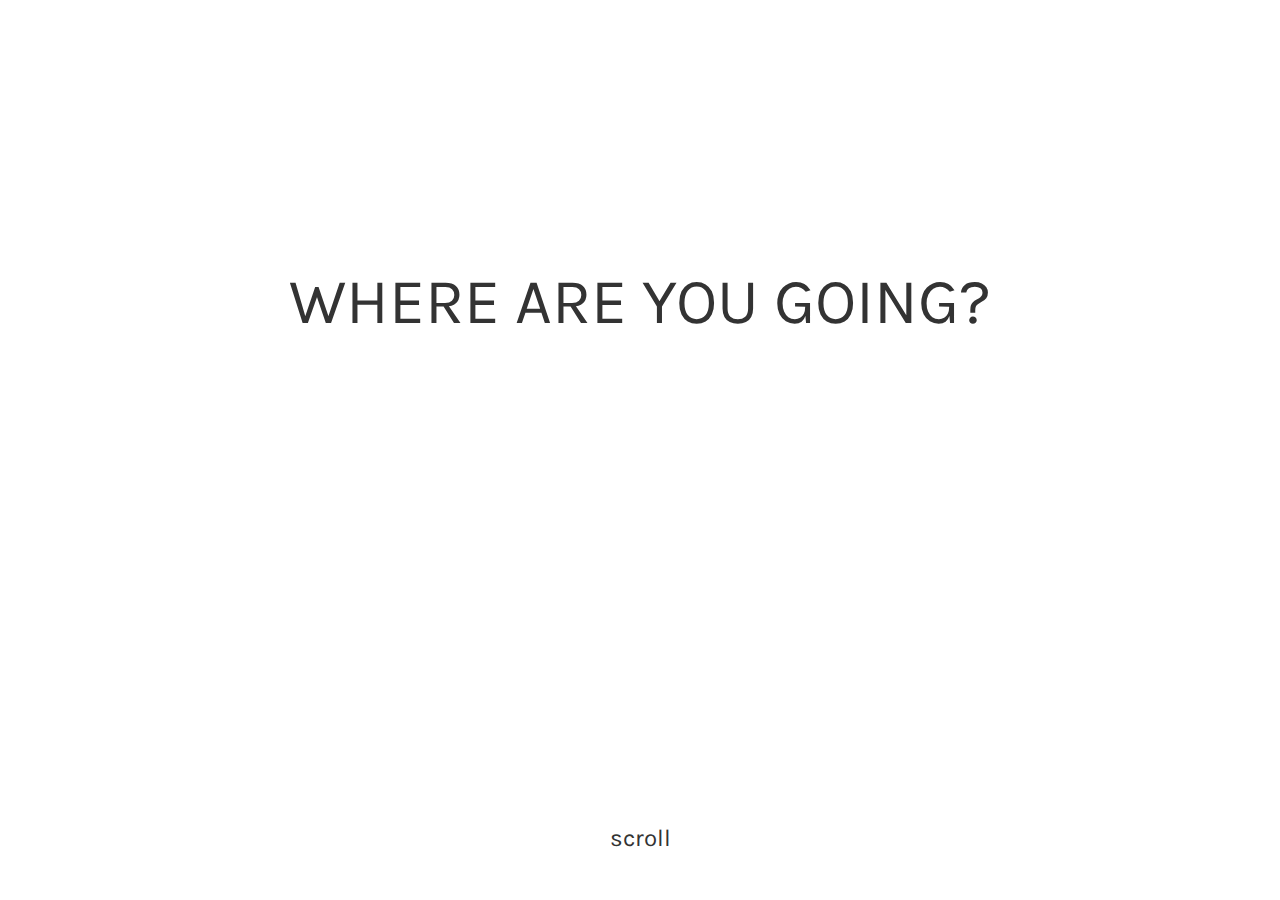
<file: assignment-two/index.html>
<!DOCTYPE html>
<html lang="en">
<head>
    <meta charset="utf-8">
    <meta name="viewport" content="width=device-width, initial-scale=1, shrink-to-fit=no">
    <meta http-equiv="x-ua-compatible" content="ie=edge">
    <title>Kilachand Honors College</title>
    <!---Minified Bootstrap--->
    <link rel="stylesheet" href="https://maxcdn.bootstrapcdn.com/bootstrap/3.3.7/css/bootstrap.min.css">
    <!---CSS--->
    <link rel="stylesheet" href="CSS/index.css">
    <!---FONT--->
    <link href="https://fonts.googleapis.com/css?family=Karla:400,700" rel="stylesheet">
</head>
<body>
    <h1 id="header">WHERE ARE YOU GOING?</h1>
    <h4 id="scroll">scroll</h4>
    <!----DOWN ARROW---->
    
    <!----BOOTSTRAP minified---->
    <script src="https://maxcdn.bootstrapcdn.com/bootstrap/3.3.7/js/bootstrap.min.js"></script>
    
    <!----JQUERY--->
    <script
  src="https://code.jquery.com/jquery-3.2.1.min.js"
  integrity="sha256-hwg4gsxgFZhOsEEamdOYGBf13FyQuiTwlAQgxVSNgt4="
  crossorigin="anonymous"></script>
</body>
</html>
</file>
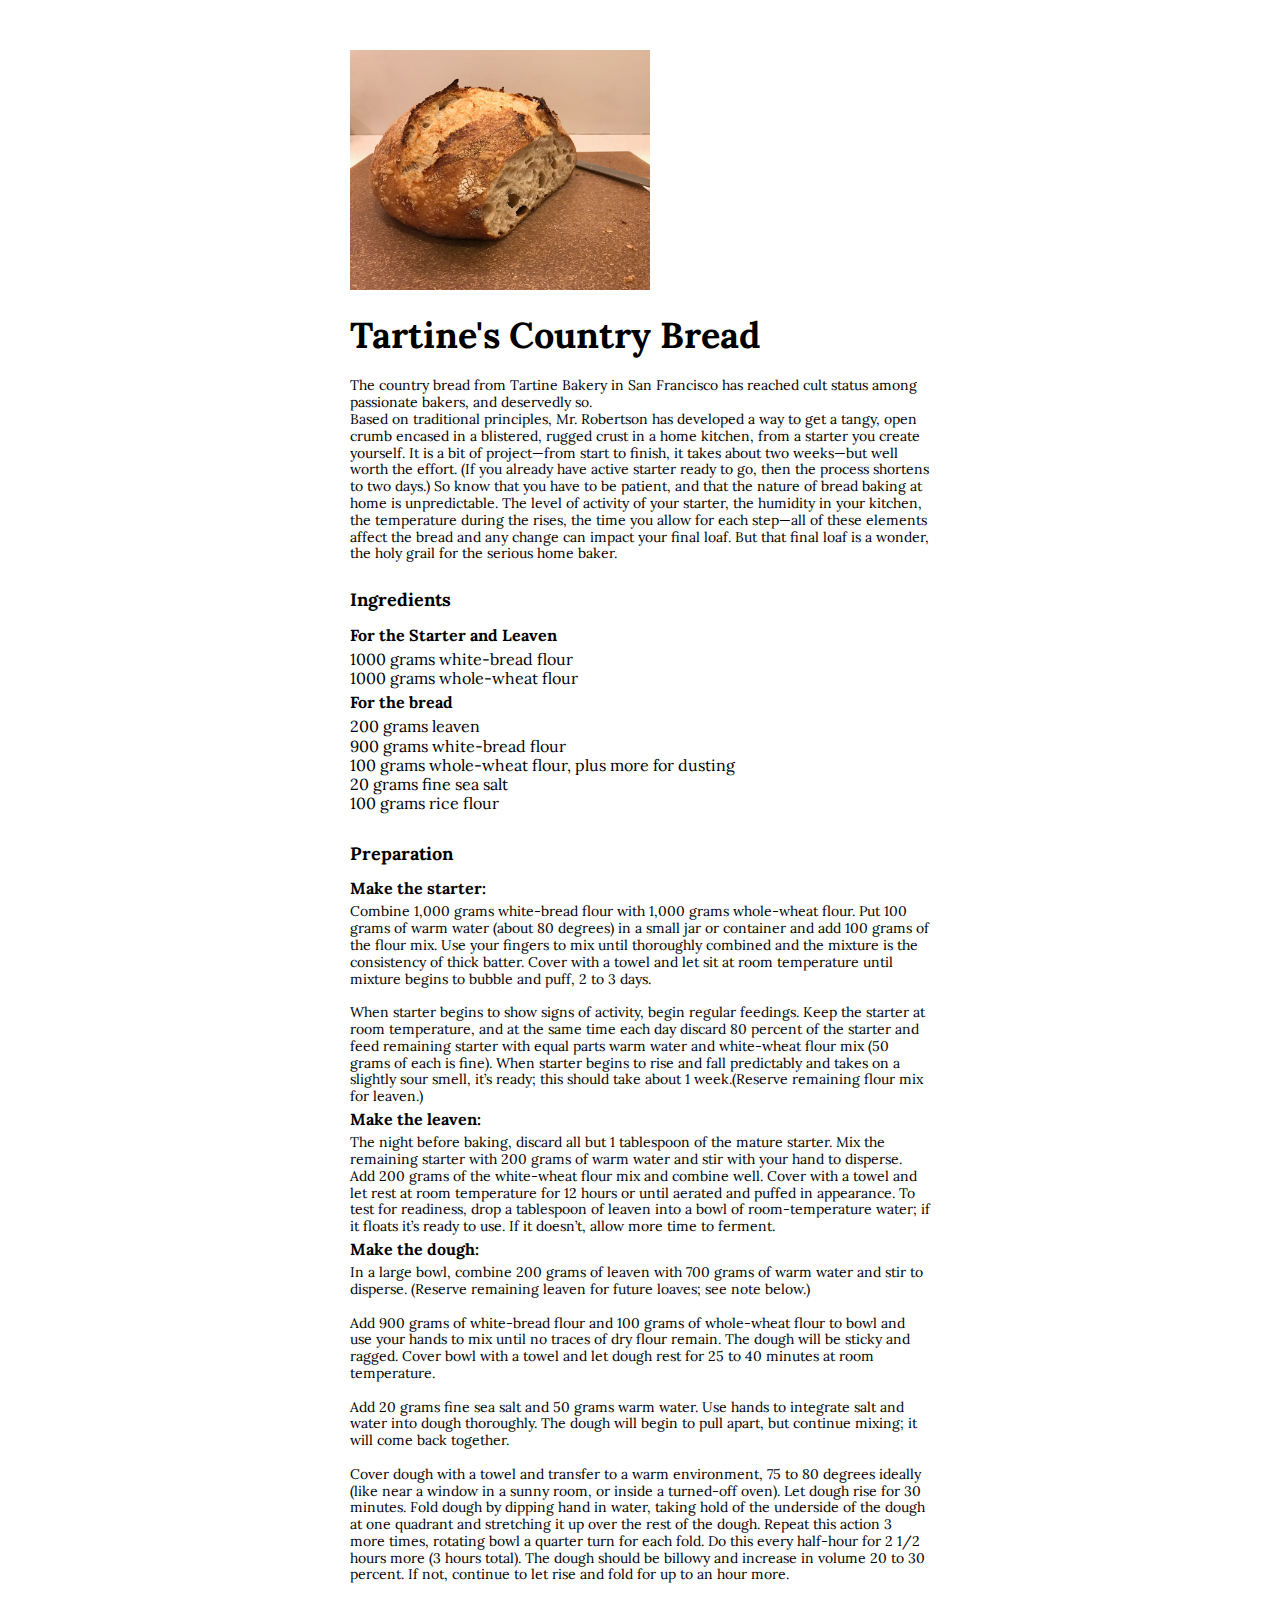
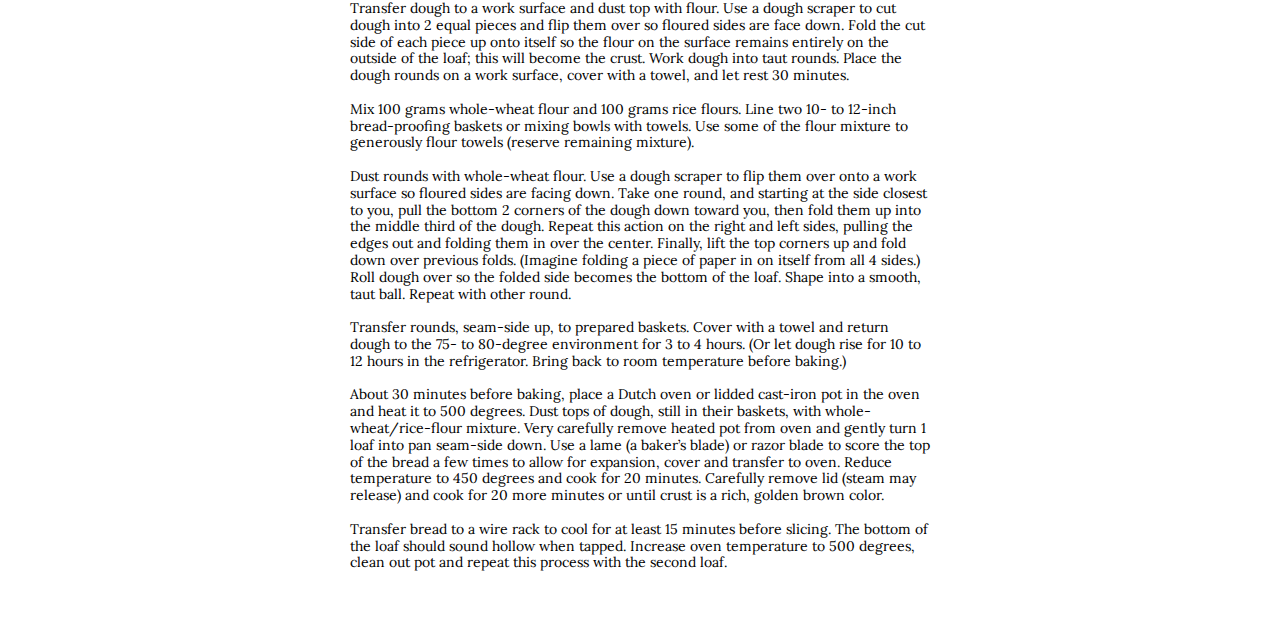
<file: Challenge1/index.html>
<!DOCTYPE html>
<html>

<head>
    <meta charset="utf-8">
    <meta http-equiv="X-UA-Compatible" content="IE=edge">
    <meta name="viewport" content="width=device-width, intiial-scale=1.0">
    <title>Tartine's Country Bread</title>
    <link rel="stylesheet" href="Assets/main.css">
    <link href="https://fonts.googleapis.com/css?family=Lora:400,700" rel="stylesheet">
</head>
<body>
<div class="container">
    <div>
        <img src="Assets/bread.jpg">
        <h1>Tartine's Country Bread</h1>

        <p>The country bread from Tartine Bakery in San Francisco has reached cult status among passionate bakers, and deservedly so.<br/> Based on traditional principles, Mr. Robertson has developed a way to get a tangy, open crumb encased in a blistered, rugged crust in a home kitchen, from a starter you create yourself. It is a bit of project&mdash;from start to finish, it takes about two weeks&mdash;but well worth the effort. (If you already have active starter ready to go, then the process shortens to two days.) So know that you have to be patient, and that the nature of bread baking at home is unpredictable. The level of activity of your starter, the humidity in your kitchen, the temperature during the rises, the time you allow for each step&mdash;all of these elements affect the bread and any change can impact your final loaf. But that final loaf is a wonder, the holy grail for the serious home baker.<br/><br/></p>

        <h3>Ingredients</h3>

        <h4>For the Starter and Leaven</h4>
        <ul>
            <li>1000 grams white-bread flour</li>
            <li>1000 grams whole-wheat flour</li>
        </ul>


        <h4>For the bread</h4>
        <ul>
            <li>200 grams leaven</li>
            <li>900 grams white-bread flour</li>
            <li>100 grams whole-wheat flour, plus more for dusting</li>
            <li>20 grams fine sea salt</li>
            <li>100 grams rice flour</li>
        </ul><br/>

        <h3>Preparation</h3>


        <h4>Make the starter:</h4>
        <p>Combine 1,000 grams white-bread flour with 1,000 grams whole-wheat flour. Put 100 grams of warm water (about 80 degrees) in a small jar or container and add 100 grams of the flour mix. Use your fingers to mix until thoroughly combined and the mixture is the consistency of thick batter. Cover with a towel and let sit at room temperature until mixture begins to bubble and puff, 2 to 3 days.
        <br><br>
        When starter begins to show signs of activity, begin regular feedings. Keep the starter at room temperature, and at the same time each day discard 80 percent of the starter and feed remaining starter with equal parts warm water and white-wheat flour mix (50 grams of each is fine). When starter begins to rise and fall predictably and takes on a slightly sour smell, it’s ready; this should take about 1 week.(Reserve remaining flour mix for leaven.)
        <p>

        <h4>Make the leaven: </h4>
        <p>The night before baking, discard all but 1 tablespoon of the mature starter. Mix the remaining starter with 200 grams of warm water and stir with your hand to disperse. Add 200 grams of the white-wheat flour mix and combine well. Cover with a towel and let rest at room temperature for 12 hours or until aerated and puffed in appearance. To test for readiness, drop a tablespoon of leaven into a bowl of room-temperature water; if it floats it’s ready to use. If it doesn’t, allow more time to ferment.
        </p>

        <h4>Make the dough:</h4>
        <p>In a large bowl, combine 200 grams of leaven with 700 grams of warm water and stir to disperse. (Reserve remaining leaven for future loaves; see note below.)<br><br>

        Add 900 grams of white-bread flour and 100 grams of whole-wheat flour to bowl and use your hands to mix until no traces of dry flour remain. The dough will be sticky and ragged. Cover bowl with a towel and let dough rest for 25 to 40 minutes at room temperature.<br><br>

        Add 20 grams fine sea salt and 50 grams warm water. Use hands to integrate salt and water into dough thoroughly. The dough will begin to pull apart, but continue mixing; it will come back together.<br><br>

        Cover dough with a towel and transfer to a warm environment, 75 to 80 degrees ideally (like near a window in a sunny room, or inside a turned-off oven). Let dough rise for 30 minutes. Fold dough by dipping hand in water, taking hold of the underside of the dough at one quadrant and stretching it up over the rest of the dough. Repeat this action 3 more times, rotating bowl a quarter turn for each fold. Do this every half-hour for 2 1/2 hours more (3 hours total). The dough should be billowy and increase in volume 20 to 30 percent. If not, continue to let rise and fold for up to an hour more.<br><br>

        Transfer dough to a work surface and dust top with flour. Use a dough scraper to cut dough into 2 equal pieces and flip them over so floured sides are face down. Fold the cut side of each piece up onto itself so the flour on the surface remains entirely on the outside of the loaf; this will become the crust. Work dough into taut rounds. Place the dough rounds on a work surface, cover with a towel, and let rest 30 minutes.<br><br>

        Mix 100 grams whole-wheat flour and 100 grams rice flours. Line two 10- to 12-inch bread-proofing baskets or mixing bowls with towels. Use some of the flour mixture to generously flour towels (reserve remaining mixture).<br><br>

        Dust rounds with whole-wheat flour. Use a dough scraper to flip them over onto a work surface so floured sides are facing down. Take one round, and starting at the side closest to you, pull the bottom 2 corners of the dough down toward you, then fold them up into the middle third of the dough. Repeat this action on the right and left sides, pulling the edges out and folding them in over the center. Finally, lift the top corners up and fold down over previous folds. (Imagine folding a piece of paper in on itself from all 4 sides.) Roll dough over so the folded side becomes the bottom of the loaf. Shape into a smooth, taut ball. Repeat with other round.<br><br>

        Transfer rounds, seam-side up, to prepared baskets. Cover with a towel and return dough to the 75- to 80-degree environment for 3 to 4 hours. (Or let dough rise for 10 to 12 hours in the refrigerator. Bring back to room temperature before baking.)<br><br>

        About 30 minutes before baking, place a Dutch oven or lidded cast-iron pot in the oven and heat it to 500 degrees. Dust tops of dough, still in their baskets, with whole-wheat/rice-flour mixture. Very carefully remove heated pot from oven and gently turn 1 loaf into pan seam-side down. Use a lame (a baker’s blade) or razor blade to score the top of the bread a few times to allow for expansion, cover and transfer to oven. Reduce temperature to 450 degrees and cook for 20 minutes. Carefully remove lid (steam may release) and cook for 20 more minutes or until crust is a rich, golden brown color.<br><br>

        Transfer bread to a wire rack to cool for at least 15 minutes before slicing. The bottom of the loaf should sound hollow when tapped. Increase oven temperature to 500 degrees, clean out pot and repeat this process with the second loaf.</p>
    </div>
</div>
</body>
</html>
<!--

    [[[[[[[[[[[[[[[      ]]]]]]]]]]]]]]]
    [::::::::::::::      ::::::::::::::]
    [::::::::::::::      ::::::::::::::]
    [::::::[[[[[[[:      :]]]]]]]::::::]
    [:::::[                      ]:::::]
    [:::::[                      ]:::::]
    [:::::[                      ]:::::]
    [:::::[                      ]:::::]
    [:::::[     CODE THE WEB     ]:::::]
    [:::::[  http://brackets.io  ]:::::]
    [:::::[                      ]:::::]
    [:::::[                      ]:::::]
    [:::::[                      ]:::::]
    [:::::[                      ]:::::]
    [::::::[[[[[[[:      :]]]]]]]::::::]
    [::::::::::::::      ::::::::::::::]
    [::::::::::::::      ::::::::::::::]
    [[[[[[[[[[[[[[[      ]]]]]]]]]]]]]]]

-->
</file>
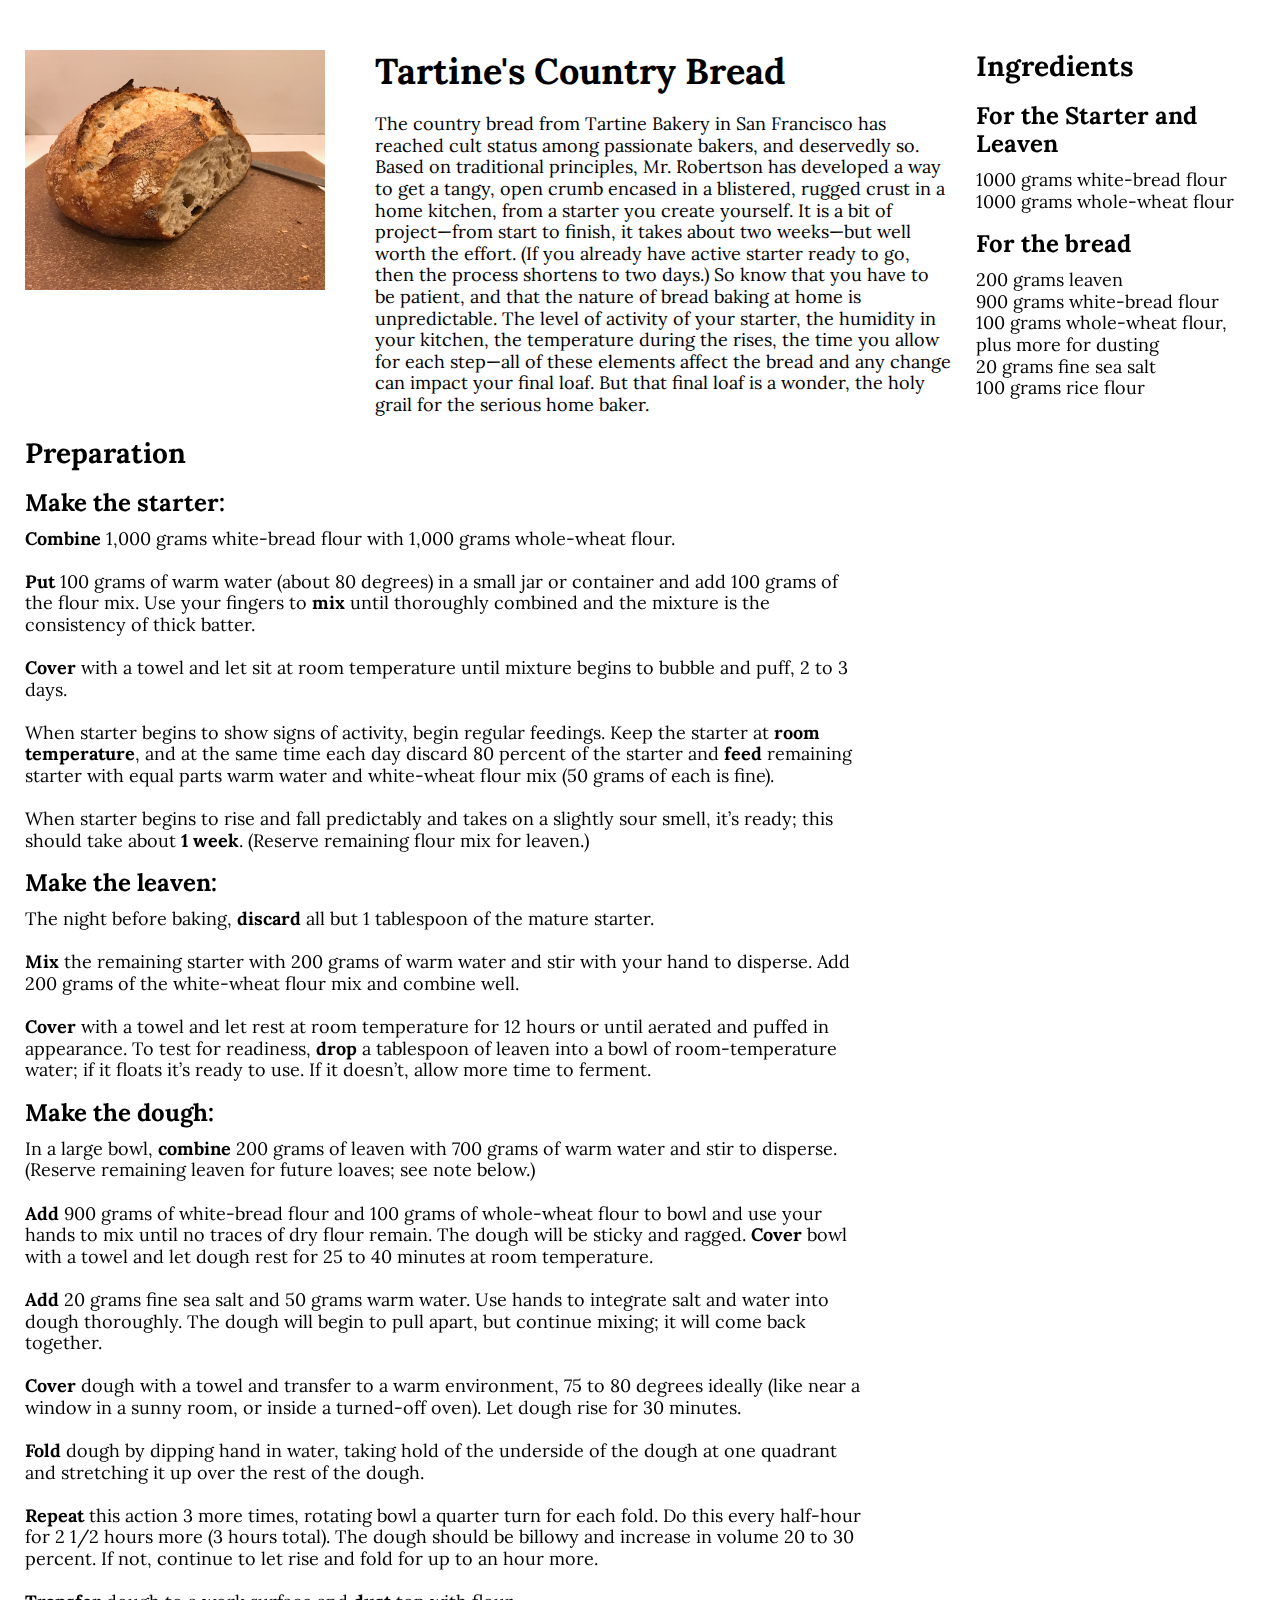
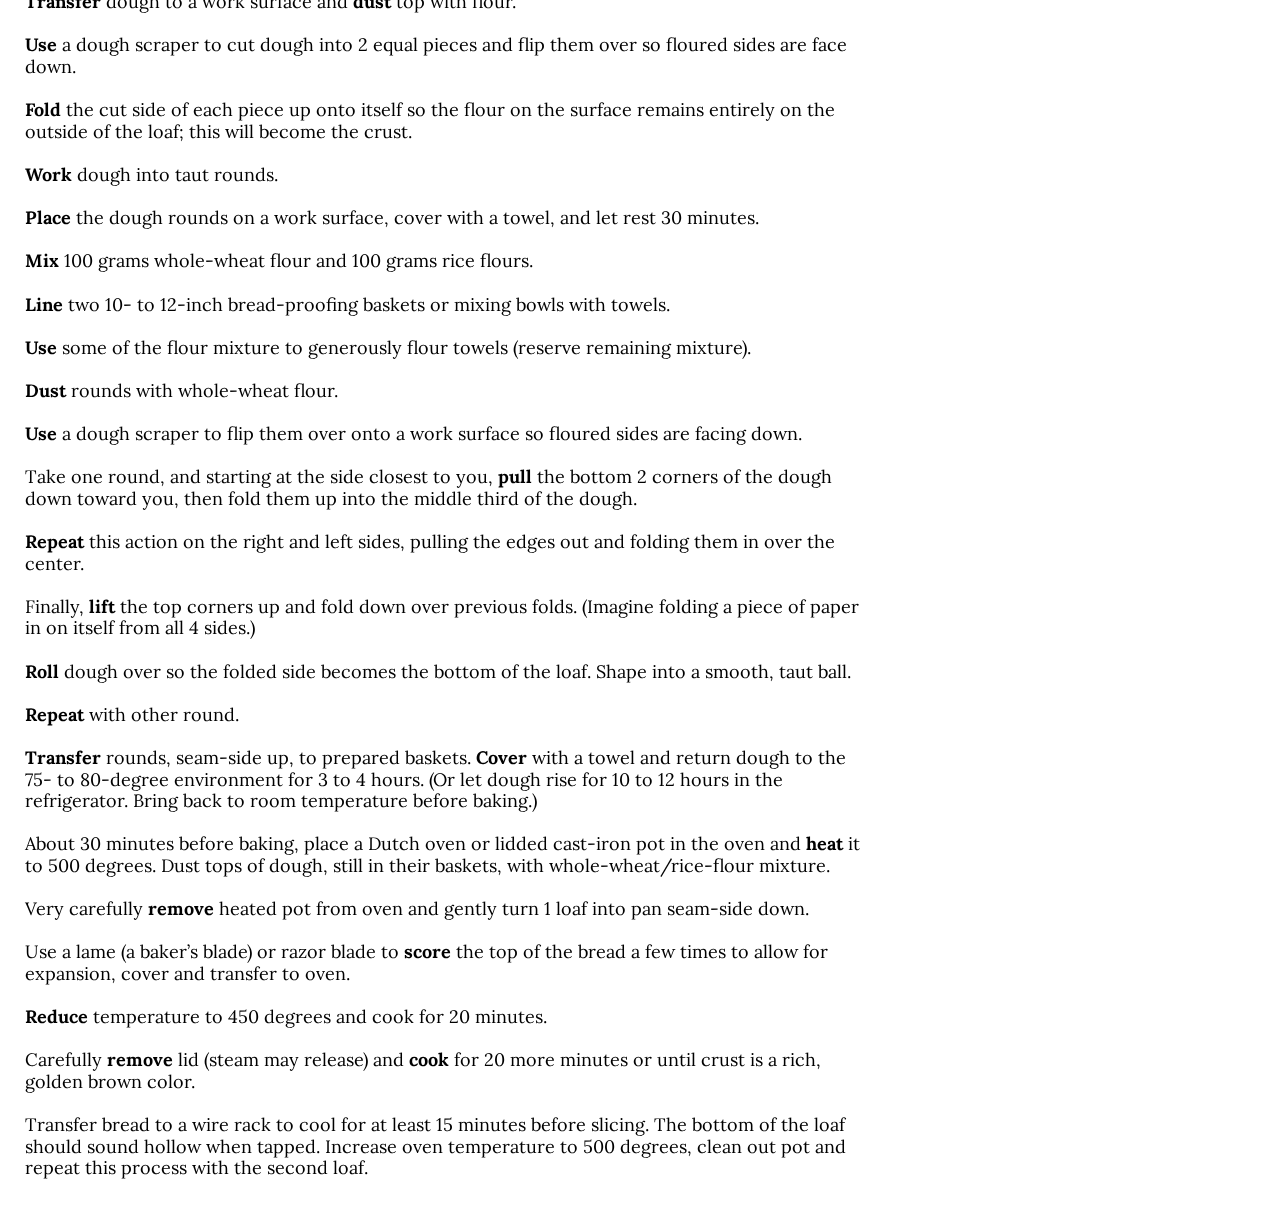
<file: Challenge2/index.html>
<!DOCTYPE html>
<html>

<head>
    <meta charset="utf-8">
    <meta http-equiv="X-UA-Compatible" content="IE=edge">
    <meta name="viewport" content="width=device-width, intiial-scale=1.0">
    <title>Tartine's Country Bread</title>
    <link rel="stylesheet" href="Assets/main.css">
    <link href="https://fonts.googleapis.com/css?family=Lora:400,700" rel="stylesheet">
</head>
<body>
<div>
    <div class="container">
        <span class="col-sm-3" id="bread-pic">
            <img src="Assets/bread.jpg">
        </span>
        
        <span class="col-sm-3" id="intro">
            <h1>Tartine's Country Bread</h1>

            <p>The country bread from Tartine Bakery in San Francisco has reached cult status among passionate bakers, and deservedly so.<br/> Based on traditional principles, Mr. Robertson has developed a way to get a tangy, open crumb encased in a blistered, rugged crust in a home kitchen, from a starter you create yourself. It is a bit of project&mdash;from start to finish, it takes about two weeks&mdash;but well worth the effort. (If you already have active starter ready to go, then the process shortens to two days.) So know that you have to be patient, and that the nature of bread baking at home is unpredictable. The level of activity of your starter, the humidity in your kitchen, the temperature during the rises, the time you allow for each step&mdash;all of these elements affect the bread and any change can impact your final loaf. But that final loaf is a wonder, the holy grail for the serious home baker.<br/><br/></p>
        </span>
        
        <span class="col-sm-3" id="ingredients">
            <h2>Ingredients</h2>

            <h3>For the Starter and Leaven</h3>
            <ul>
                <li>1000 grams white-bread flour</li>
                <li>1000 grams whole-wheat flour</li>
            </ul>
            <h3>For the bread</h3>
            <ul>
                <li>200 grams leaven</li>
                <li>900 grams white-bread flour</li>
                <li>100 grams whole-wheat flour, plus more for dusting</li>
                <li>20 grams fine sea salt</li>
                <li>100 grams rice flour</li>
            </ul><br/>
        </span>
    </div>
    <div class="container" id="prep">
        <span class="col-sm-6">
            
            <h2>Preparation</h2>
            
            <h3>Make the starter:</h3>
            
            <p><b>Combine</b> 1,000 grams white-bread flour with 1,000 grams whole-wheat flour. <br><br><b>Put</b> 100 grams of warm water (about 80 degrees) in a small jar or container and add 100 grams of the flour mix. Use your fingers to <b>mix</b> until thoroughly combined and the mixture is the consistency of thick batter. <br><br><b>Cover</b> with a towel and let sit at room temperature until mixture begins to bubble and puff, 2 to 3 days.
            <br><br>
            When starter begins to show signs of activity, begin regular feedings. Keep the starter at <b>room temperature</b>, and at the same time each day discard 80 percent of the starter and <b>feed</b> remaining starter with equal parts warm water and white-wheat flour mix (50 grams of each is fine). <br><br>When starter begins to rise and fall predictably and takes on a slightly sour smell, it’s ready; this should take about <b>1 week</b>. (Reserve remaining flour mix for leaven.)
            <p>

            <h3>Make the leaven: </h3>
            <p>The night before baking, <b>discard</b> all but 1 tablespoon of the mature starter.<br><br> <b>Mix</b> the remaining starter with 200 grams of warm water and stir with your hand to disperse. Add 200 grams of the white-wheat flour mix and combine well.<br><br> <b>Cover</b> with a towel and let rest at room temperature for 12 hours or until aerated and puffed in appearance. To test for readiness, <b>drop</b> a tablespoon of leaven into a bowl of room-temperature water; if it floats it’s ready to use. If it doesn’t, allow more time to ferment.
            </p>

            <h3>Make the dough:</h3>
            <p>In a large bowl, <b>combine</b> 200 grams of leaven with 700 grams of warm water and stir to disperse. (Reserve remaining leaven for future loaves; see note below.)<br><br>

            <b>Add</b> 900 grams of white-bread flour and 100 grams of whole-wheat flour to bowl and use your hands to mix until no traces of dry flour remain. The dough will be sticky and ragged. <b>Cover</b> bowl with a towel and let dough rest for 25 to 40 minutes at room temperature.<br><br>

            <b>Add</b> 20 grams fine sea salt and 50 grams warm water. Use hands to integrate salt and water into dough thoroughly. The dough will begin to pull apart, but continue mixing; it will come back together.<br><br>

            <b>Cover</b> dough with a towel and transfer to a warm environment, 75 to 80 degrees ideally (like near a window in a sunny room, or inside a turned-off oven). Let dough rise for 30 minutes. <br><br><b>Fold</b> dough by dipping hand in water, taking hold of the underside of the dough at one quadrant and stretching it up over the rest of the dough. <br><br><b>Repeat</b> this action 3 more times, rotating bowl a quarter turn for each fold. Do this every half-hour for 2 1/2 hours more (3 hours total). The dough should be billowy and increase in volume 20 to 30 percent. If not, continue to let rise and fold for up to an hour more.<br><br>

            <b>Transfer</b> dough to a work surface and <b>dust</b> top with flour. <br><br><b>Use</b> a dough scraper to cut dough into 2 equal pieces and flip them over so floured sides are face down. <br><br><b>Fold</b> the cut side of each piece up onto itself so the flour on the surface remains entirely on the outside of the loaf; this will become the crust.<br><br> <b>Work</b> dough into taut rounds. <br><br><b>Place</b> the dough rounds on a work surface, cover with a towel, and let rest 30 minutes.<br><br>

            <b>Mix</b> 100 grams whole-wheat flour and 100 grams rice flours.<br><br> <b>Line</b> two 10- to 12-inch bread-proofing baskets or mixing bowls with towels. <br><br><b>Use</b> some of the flour mixture to generously flour towels (reserve remaining mixture).<br><br>

            <b>Dust</b> rounds with whole-wheat flour. <br><br><b>Use</b> a dough scraper to flip them over onto a work surface so floured sides are facing down. <br><br>Take one round, and starting at the side closest to you, <b>pull</b> the bottom 2 corners of the dough down toward you, then fold them up into the middle third of the dough. <br><br><b>Repeat</b> this action on the right and left sides, pulling the edges out and folding them in over the center. <br><br>Finally, <b>lift</b> the top corners up and fold down over previous folds. (Imagine folding a piece of paper in on itself from all 4 sides.) <br><br><b>Roll</b> dough over so the folded side becomes the bottom of the loaf. Shape into a smooth, taut ball. <br><br><b>Repeat</b> with other round.<br><br>

            <b>Transfer</b> rounds, seam-side up, to prepared baskets. <b>Cover</b> with a towel and return dough to the 75- to 80-degree environment for 3 to 4 hours. (Or let dough rise for 10 to 12 hours in the refrigerator. Bring back to room temperature before baking.)<br><br>

            About 30 minutes before baking, place a Dutch oven or lidded cast-iron pot in the oven and <b>heat</b> it to 500 degrees. Dust tops of dough, still in their baskets, with whole-wheat/rice-flour mixture. <br><br>Very carefully <b>remove</b> heated pot from oven and gently turn 1 loaf into pan seam-side down. <br><br>Use a lame (a baker’s blade) or razor blade to <b>score</b> the top of the bread a few times to allow for expansion, cover and transfer to oven. <br><br><b>Reduce</b> temperature to 450 degrees and cook for 20 minutes. <br><br>Carefully <b>remove</b> lid (steam may release) and <b>cook</b> for 20 more minutes or until crust is a rich, golden brown color.<br><br>

            Transfer bread to a wire rack to cool for at least 15 minutes before slicing. The bottom of the loaf should sound hollow when tapped. Increase oven temperature to 500 degrees, clean out pot and repeat this process with the second loaf.</p>
        </span>
        <span class="col-sm-3">
        </span>
    </div>
</div>
</body>
</html>
<!--

    [[[[[[[[[[[[[[[      ]]]]]]]]]]]]]]]
    [::::::::::::::      ::::::::::::::]
    [::::::::::::::      ::::::::::::::]
    [::::::[[[[[[[:      :]]]]]]]::::::]
    [:::::[                      ]:::::]
    [:::::[                      ]:::::]
    [:::::[                      ]:::::]
    [:::::[                      ]:::::]
    [:::::[     CODE THE WEB     ]:::::]
    [:::::[  http://brackets.io  ]:::::]
    [:::::[                      ]:::::]
    [:::::[                      ]:::::]
    [:::::[                      ]:::::]
    [:::::[                      ]:::::]
    [::::::[[[[[[[:      :]]]]]]]::::::]
    [::::::::::::::      ::::::::::::::]
    [::::::::::::::      ::::::::::::::]
    [[[[[[[[[[[[[[[      ]]]]]]]]]]]]]]]

-->
</file>
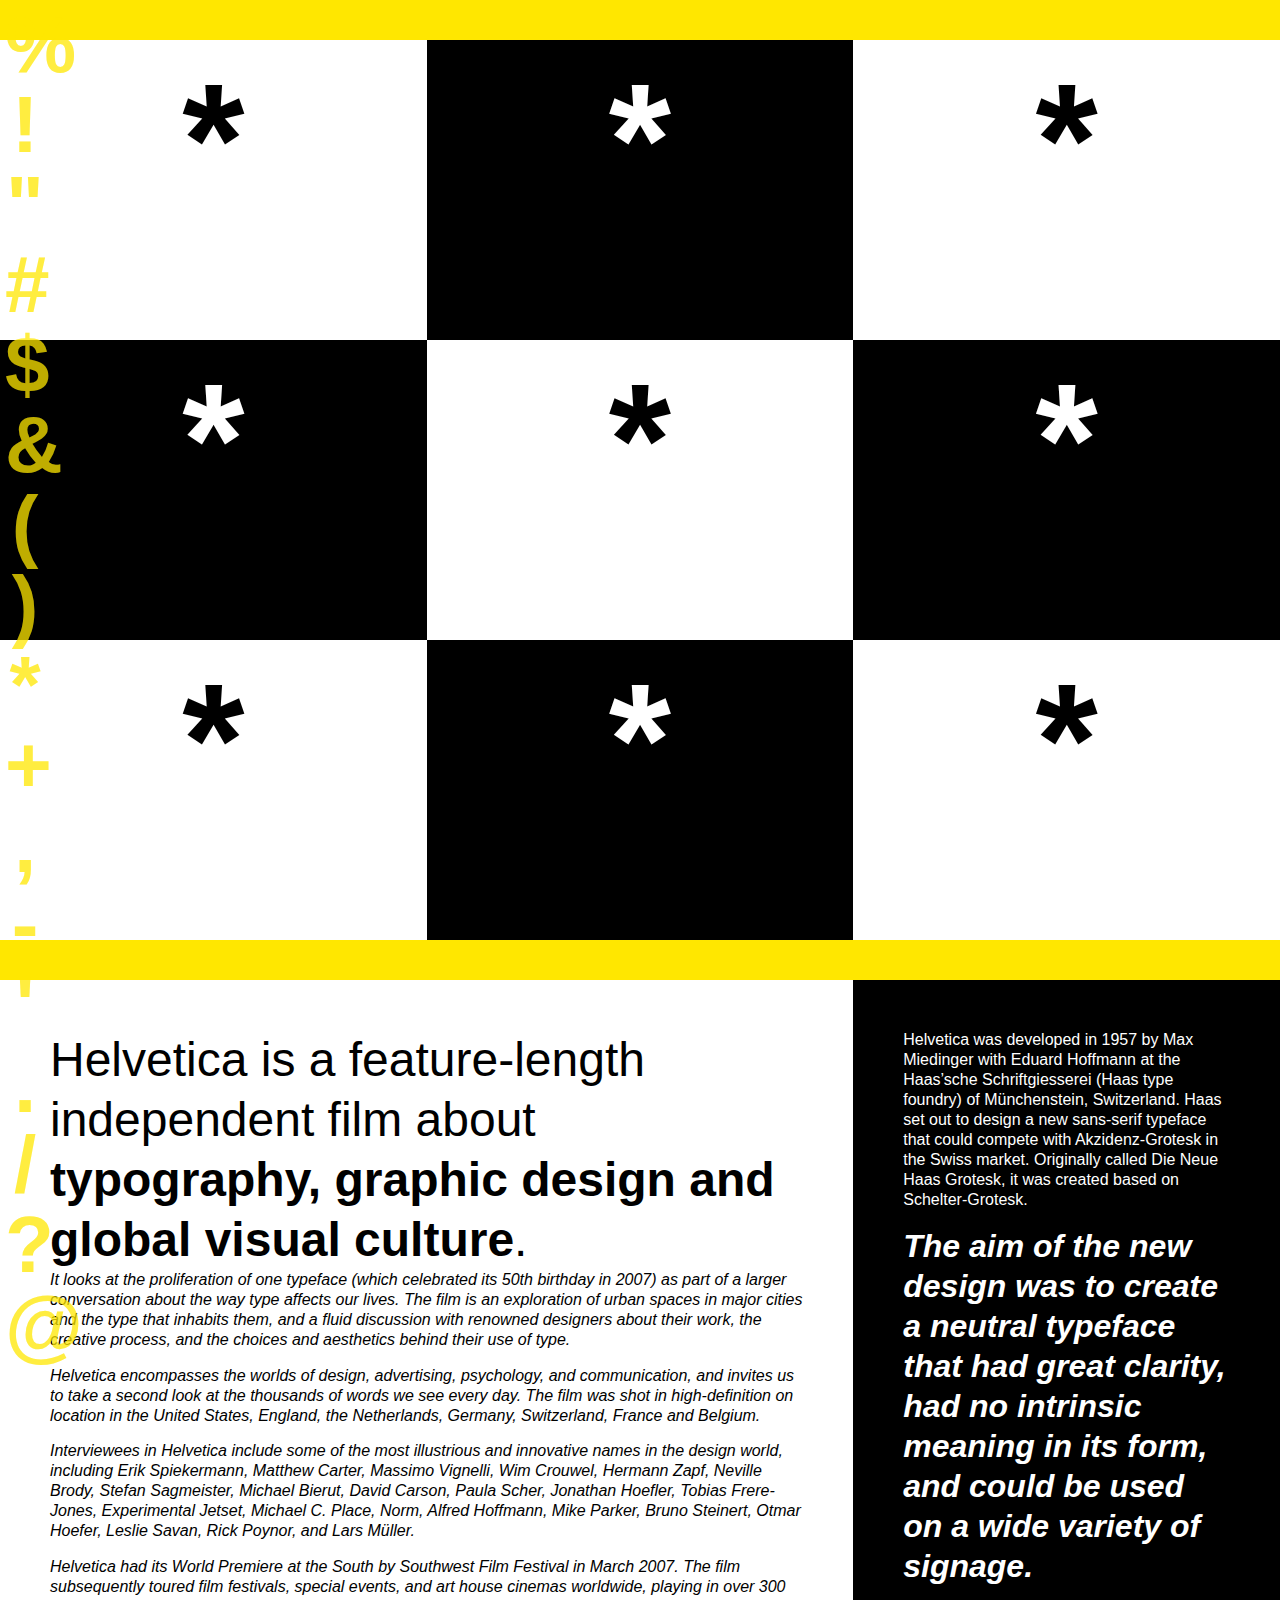
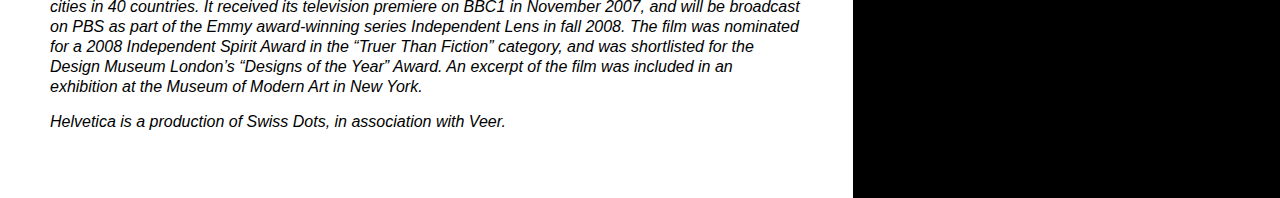
<file: Challenge3/index.html>
<!DOCTYPE html>
<html>

<head>
    <meta charset="utf-8">
    <meta http-equiv="X-UA-Compatible" content="IE=edge">
    <meta name="viewport" content="width=device-width, intiial-scale=1.0">
    <title>Helvetica</title>
    <link rel="stylesheet" href="Assets/index.css">
</head>
<body>
    <div class="container">
        <div class="splash">
            <div class="row">
                <span class="col white">
                    <h1 id="a">*</h1>
                    <h1 id="b">H</h1>
                </span>
                <span class="col">
                    <h1 id="a">*</h1>
                    <h1 id="b">E</h1>
                </span>
                <span class="col white">
                    <h1 id="a">*</h1>
                    <h1 id="b">L</h1>
                </span>
            </div>
            <div class="row">
                <span class="col">
                    <h1 id="a">*</h1>
                    <h1 id="b">V</h1>
                </span>
                <span class="col white">
                    <h1 id="a">*</h1>
                    <h1 id="b">E</h1>
                </span>
                <span class="col">
                    <h1 id="a">*</h1>
                    <h1 id="b">T</h1>
                </span>
            </div>
            <div class="row">
                <span class="col white">
                    <h1 id="a">*</h1>
                    <h1 id="b">I</h1>
                </span>
                <span class="col">
                    <h1 id="a">*</h1>
                    <h1 id="b">C</h1>
                </span>
                <span class="col white">
                    <h1 id="a">*</h1>
                    <h1 id="b">A</h1>
                </span>
            </div>
        </div>
        <div class="second">
            <span class="second-col">
                <span class="reg">
                    Helvetica is a feature-length independent film about <span class="bold">typography, graphic design and global visual culture</span>.</span>
                <p>It looks at the proliferation of one typeface &#40;which celebrated its 50th birthday in 2007&#41; as part of a larger conversation about the way type affects our lives. The film is an exploration of urban spaces in major cities and the type that inhabits them, and a fluid discussion with renowned designers about their work, the creative process, and the choices and aesthetics behind their use of type.
                </p>
                <p>
                    Helvetica encompasses the worlds of design, advertising, psychology, and communication, and invites us to take a second look at the thousands of words we see every day. The film was shot in high-definition on location in the United States, England, the Netherlands, Germany, Switzerland, France and Belgium.
                </p>
                <p>
                    Interviewees in Helvetica include some of the most illustrious and innovative names in the design world, including Erik Spiekermann, Matthew Carter, Massimo Vignelli, Wim Crouwel, Hermann Zapf, Neville Brody, Stefan Sagmeister, Michael Bierut, David Carson, Paula Scher, Jonathan Hoefler, Tobias Frere-Jones, Experimental Jetset, Michael C. Place, Norm, Alfred Hoffmann, Mike Parker, Bruno Steinert, Otmar Hoefer, Leslie Savan, Rick Poynor, and Lars Müller.
                </p>
                <p>
                    Helvetica had its World Premiere at the South by Southwest Film Festival in March 2007. The film subsequently toured film festivals, special events, and art house cinemas worldwide, playing in over 300 cities in 40 countries. It received its television premiere on BBC1 in November 2007, and will be broadcast on PBS as part of the Emmy award-winning series Independent Lens in fall 2008. The film was nominated for a 2008 Independent Spirit Award in the “Truer Than Fiction” category, and was shortlisted for the Design Museum London’s “Designs of the Year” Award. An excerpt of the film was included in an exhibition at the Museum of Modern Art in New York.
                </p>
                <p>
                    Helvetica is a production of Swiss Dots, in association with Veer.
                </p>
            </span>
            <span class="second-col2">
                <p>
                    Helvetica was developed in 1957 by Max Miedinger with Eduard Hoffmann at the Haas’sche Schriftgiesserei (Haas type foundry) of Münchenstein, Switzerland. Haas set out to design a new sans-serif typeface that could compete with Akzidenz-Grotesk in the Swiss market. Originally called Die Neue Haas Grotesk, it was created based on Schelter-Grotesk. 
                    </p>
                <span class="italic bold">The aim of the new design was to create a neutral typeface that had great clarity, had no intrinsic meaning in its form, and could be used on a wide variety of signage.</span>
                
            </span>
        </div>
        <div class="third">
                <h2>&#37;
                    &#33;
                    &#34;
                    &#35;
                    &#36;
                    &#38;
                    &#40;
                    &#41;
                    &#42;
                    &#43;
                    &#44;
                    &#45;
                    &#39;
                    &#46;
                    &#47;
                    &#63;
                    &#64;
                </h2>
        </div>
    </div>
    </body>
</html>
</file>
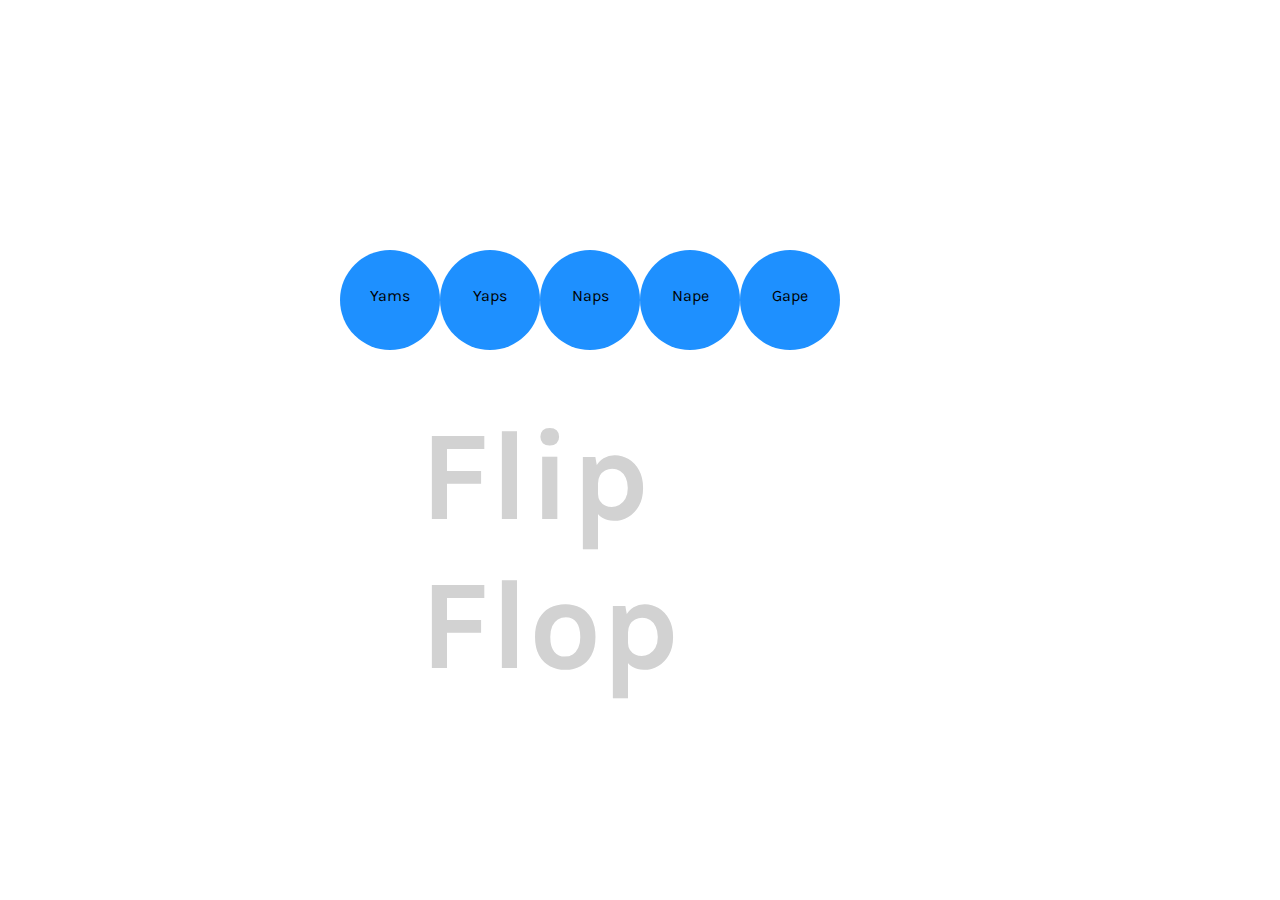
<file: Challenge5/index.html>
<!DOCTYPE html>
<html lang="en">
<head>
    <meta charset="utf-8">
    <meta name="viewport" content="width=device-width, initial-scale=1, shrink-to-fit=no">
    <meta http-equiv="x-ua-compatible" content="ie=edge">
    <title>Animations</title>
    <!---CSS--->
    <link rel="stylesheet" href="index.css">
    <!---FONT--->
    <link href="https://fonts.googleapis.com/css?family=Karla:400,700" rel="stylesheet">
</head>
    <body>
        <div class="container">
            <div class="button one">
               <p>Yams</p> 
            </div>
            <div class="button two">
               <p>Yaps</p> 
            </div>
            <div class="button three">
               <p>Naps</p> 
            </div>
            <div class="button four">
               <p>Nape</p> 
            </div>
            <div class="button five">
               <p>Gape</p> 
            </div>
        </div>
        <div class="bottom">
            <div class="flop two"><h1>Flip</h1></div> 
            <div class="flop four"><h1>Flop</h1></div>
        </div>
    </body>
</html>
</file>
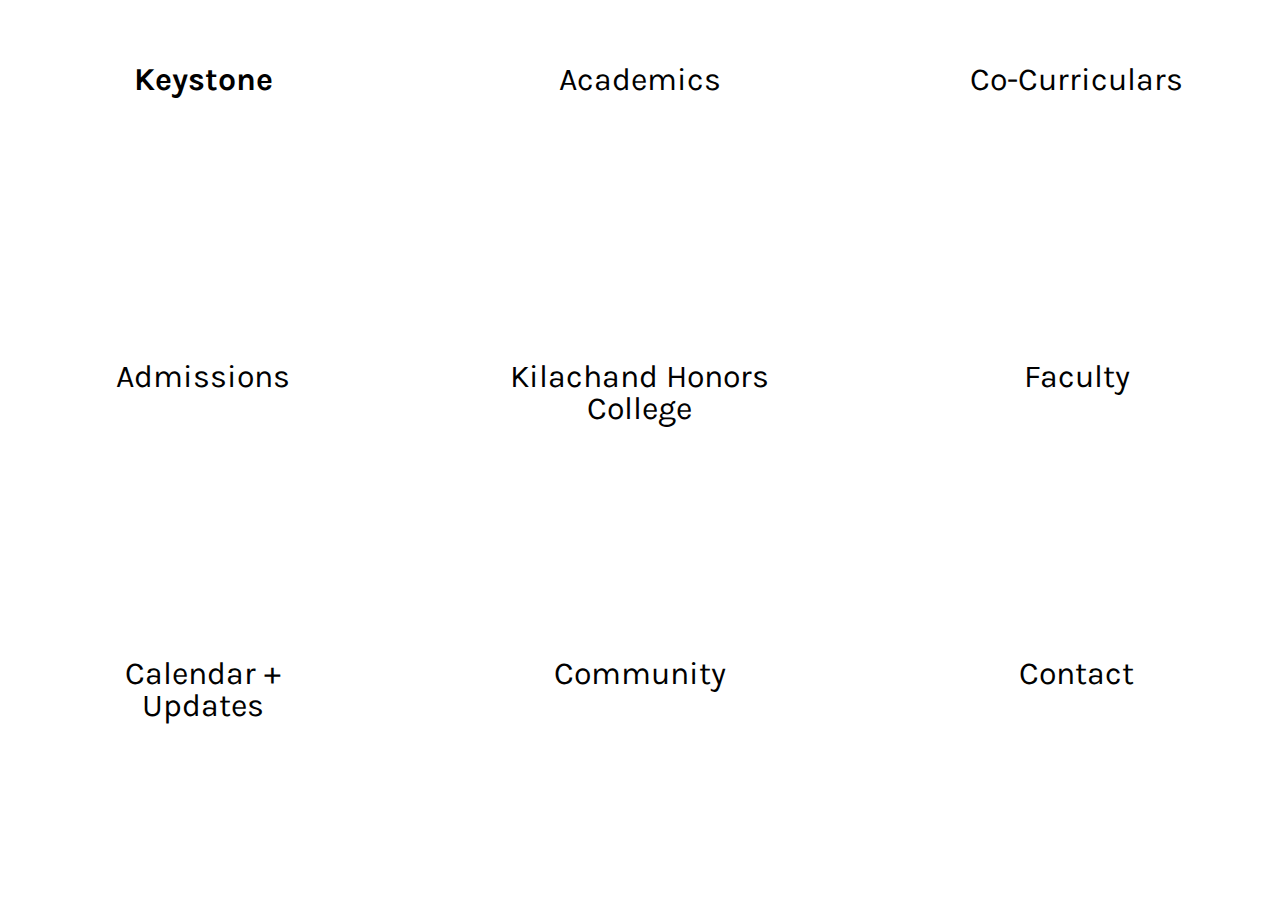
<file: assignment-two/menu.html>
<!DOCTYPE html>
<html lang="en">
<head>
    <meta charset="utf-8">
    <meta name="viewport" content="width=device-width, initial-scale=1, shrink-to-fit=no">
    <meta http-equiv="x-ua-compatible" content="ie=edge">
    <title>Kilachand Honors College</title>
    <!---Minified Bootstrap--->
    <link rel="stylesheet" href="https://maxcdn.bootstrapcdn.com/bootstrap/3.3.7/css/bootstrap.min.css">
    <!---CSS--->
    <link rel="stylesheet" href="CSS/menu.css">
    <!---FONT--->
    <link href="https://fonts.googleapis.com/css?family=Karla:400,700" rel="stylesheet">
</head>
<body>
        <div class="row">
            <div class="col-sm-4 nav-link">
                <a href="keystone.html">
                    <h2>Keystone</h2></a>
            </div>
            <div class="col-sm-4 nav-link">
                <a href="academics.html">
                    <h2>Academics</h2></a>
            </div>
            <div class="col-sm-4 nav-link">
                <a href="cocurriculars.html">
                    <h2>Co&#45;Curriculars</h2>
                </a>
            </div>
        </div>
        <div class="row">
            <div class="col-sm-4 nav-link">
                <a href="admissions.html">
                    <h2>Admissions</h2>
                </a>
            </div>
            <div class="col-sm-4 nav-link">
                <a href="about.html">    
                    <h2>Kilachand Honors College</h2>
                </a>
            </div>
            <div class="col-sm-4 nav-link">
                <a href="faculty.html">
                    <h2>Faculty</h2>
                </a>
            </div>
        </div>
        <div class="row">
            <div class="col-sm-4 nav-link">
                <a href="calendar.html">
                    <h2>Calendar &#43; Updates</h2>
                </a>
            </div>
            <div class="col-sm-4 nav-link">
                <a href="community.html">
                    <h2>Community</h2>
                </a>
            </div>
            <div class="col-sm-4 nav-link">
                <a href="contact.html">
                    <h2>Contact</h2>
                </a>
            </div>
        </div>
     <!----BOOTSTRAP minified---->
    <script src="https://maxcdn.bootstrapcdn.com/bootstrap/3.3.7/js/bootstrap.min.js"></script>
    
    <!----JQUERY--->
    <script
  src="https://code.jquery.com/jquery-3.2.1.min.js"
  integrity="sha256-hwg4gsxgFZhOsEEamdOYGBf13FyQuiTwlAQgxVSNgt4="
  crossorigin="anonymous"></script>
</body>
</html>
</file>
<file: Challenge5/index.css>
* {
    font-family: Karla;
}
h1 {
    font-size: 8rem;
    padding: 0;
    display: inline;
}
@keyframes jiggle-one {
  0% { 
    transform: translateX(50px);
  }
  100% {
    transform: translateX(-50px);
  }
}

@keyframes jiggle-two {
  0% { 
    transform: translateY(50px);
  }
  100% {
    transform: translateY(-50px);
  }
}
@keyframes flop {
    50% { 
        transform: rotate(90deg);
        transform: skewY(30deg);
    }
    100% {
        transform: rotate(180deg);
    }
}
.container {
    height: 100px;
    position: absolute;
    display: flex;
    top: calc(50% - 200px);
    left: calc(50% - 300px);
}
.button {
    position: relative;
    display: inline;
    height: 100px;
    width: 100px;
    background-color: dodgerblue;
    text-align: center;
    border-radius: 100%;
    animation-name: jiggle-one;
    animation-duration: 500ms;
    animation-iteration-count: infinite;
    animation-direction: alternate;
}
.button > p {
    position: relative;
    top: 20px;
}
.two {
    animation-delay: .2s;
}
.three {
    animation-delay: .3s;
}
.four {
    animation-delay: .45s;
}
.five {
    animation-delay: .6s;
}
.button:hover {
    animation-name: jiggle-two;
    animation-duration: 100ms;
    animation-iteration-count: infinite;
    animation-direction: alternate;
    animation-delay: 0s;
    border-radius: 100%;
    background-color: orange;
}
.bottom {
    position: absolute;
    bottom: calc(50% - 250px);
    left: calc(50% - 220px);
}
.flop {
    color: #d2d2d2;
    animation-name: flop;
    animation-duration: 2s;
    animation-iteration-count: infinite;
    animation-direction:alternate;
    
}
</file>
<file: assignment-two/CSS/index.css>
/* http://meyerweb.com/eric/tools/css/reset/ 
   v2.0 | 20110126
   License: none (public domain)
*/

html, body, div, span, applet, object, iframe,
h1, h2, h3, h4, h5, h6, p, blockquote, pre,
a, abbr, acronym, address, big, cite, code,
del, dfn, em, img, ins, kbd, q, s, samp,
small, strike, strong, sub, sup, tt, var,
b, u, i, center,
dl, dt, dd, ol, ul, li,
fieldset, form, label, legend,
table, caption, tbody, tfoot, thead, tr, th, td,
article, aside, canvas, details, embed, 
figure, figcaption, footer, header, hgroup, 
menu, nav, output, ruby, section, summary,
time, mark, audio, video {
	margin: 0;
	padding: 0;
	border: 0;
	font-size: 100%;
	font: inherit;
	vertical-align: baseline;
}
/* HTML5 display-role reset for older browsers */
article, aside, details, figcaption, figure, 
footer, header, hgroup, menu, nav, section {
	display: block;
}
body {
    font-family: 'Karla', sans-serif;
	line-height: 1;
}
ol, ul {
	list-style: none;
}
blockquote, q {
	quotes: none;
}
blockquote:before, blockquote:after,
q:before, q:after {
	content: '';
	content: none;
}
table {
	border-collapse: collapse;
	border-spacing: 0;
}
/*CSS*/
html {
    height: 100%;
    overflow: hidden;
}
body {
    height: 100%;
    overflow: scroll;
}

h1 {
    text-align: center;
    font-size: 4rem;
}
h4 {
    text-align: center;
    font-size: 1.5rem;
}

#header {
    position: absolute;
    top: 30vh;
    width: 100vw;
}
#scroll {
    position: absolute;
    bottom: 50px;
    width: 100vw;
    
}
</file>
<file: Challenge1/Assets/main.css>
/* http://meyerweb.com/eric/tools/css/reset/ 
   v2.0 | 20110126
   License: none (public domain)
*/

html, body, div, span, applet, object, iframe,
h1, h2, h3, h4, h5, h6, p, blockquote, pre,
a, abbr, acronym, address, big, cite, code,
del, dfn, em, img, ins, kbd, q, s, samp,
small, strike, strong, sub, sup, tt, var,
b, u, i, center,
dl, dt, dd, ol, ul, li,
fieldset, form, label, legend,
table, caption, tbody, tfoot, thead, tr, th, td,
article, aside, canvas, details, embed, 
figure, figcaption, footer, header, hgroup, 
menu, nav, output, ruby, section, summary,
time, mark, audio, video {
	margin: 0;
	padding: 0;
	border: 0;
	font-size: 100%;
	font: "inherit";
	vertical-align: baseline;
}
/* HTML5 display-role reset for older browsers */
article, aside, details, figcaption, figure, 
footer, header, hgroup, menu, nav, section {
	display: block;
}
html {
}
body {
	line-height: 1;
}
ol, ul {
	list-style: none;
}
blockquote, q {
	quotes: none;
}
blockquote:before, blockquote:after,
q:before, q:after {
	content: '';
	content: none;
}
table {
	border-collapse: collapse;
	border-spacing: 0;
}
/*CSS*/
* {
    font-family: 'Lora', serif;
    line-height: 1.2em;
}
h1 {
    font-size: 36px;
    padding-top: 20px;
    padding-bottom: 20px;
}
h3 {
    padding-top: 10px;
    padding-bottom: 10px;
    font-size: 18px;
}
h4 {
    padding-top: 5px;
    padding-bottom: 5px;
    font-size: 16px;
}
p {
    font-size: 14px;
}
.container {
    position: relative;
    padding-top: 50px;
    padding-bottom: 50px;
    padding-left: 350px;
    padding-right: 350px;
}
.col-sm-7 {
    position: relative;
    width: 70%;
    float: left;
    display: inline;
}
.col-sm-3 {
    position: relative;
    display: inline;
    width: 30%;
    float: left;
}
img {
    position: relative;
    width: 300px;
}
@media only screen and (max-width: 1080px) {
    .container {
        position: relative;
        padding-left: 100px;
        padding-right: 100px;
    }
}
@media only screen and (max-width: 768px) {
    .container {
        position: relative;
        padding-left: 50px;
        padding-right: 50px;
    }
</file>
<file: Challenge2/Assets/main.css>
/* http://meyerweb.com/eric/tools/css/reset/ 
   v2.0 | 20110126
   License: none (public domain)
*/

html, body, div, span, applet, object, iframe,
h1, h2, h3, h4, h5, h6, p, blockquote, pre,
a, abbr, acronym, address, big, cite, code,
del, dfn, em, img, ins, kbd, q, s, samp,
small, strike, strong, sub, sup, tt, var,
b, u, i, center,
dl, dt, dd, ol, ul, li,
fieldset, form, label, legend,
table, caption, tbody, tfoot, thead, tr, th, td,
article, aside, canvas, details, embed, 
figure, figcaption, footer, header, hgroup, 
menu, nav, output, ruby, section, summary,
time, mark, audio, video {
	margin: 0;
	padding: 0;
	border: 0;
	font-size: 100%;
	font: "inherit";
	vertical-align: baseline;
}
/* HTML5 display-role reset for older browsers */
article, aside, details, figcaption, figure, 
footer, header, hgroup, menu, nav, section {
	display: block;
}
html {
}
body {
	line-height: 1;
    padding: 50px;
}
ol, ul {
	list-style: none;
}
blockquote, q {
	quotes: none;
}
blockquote:before, blockquote:after,
q:before, q:after {
	content: '';
	content: none;
}
table {
	border-collapse: collapse;
	border-spacing: 0;
}
/*CSS*/
* {
    font-family: 'Lora', serif;
    line-height: 1.2em;
}
*::selection {
    color: #008080;
}
h1 {
    font-size: 36px;
    padding-bottom: 20px;
}
h2 {
    font-size: 28px;
}
h3 {
    padding-top: 18px;
    padding-bottom: 10px;
    font-size: 24px;
}
h4 {
    padding-top: 5px;
    padding-bottom: 5px;
    font-size: 18px;
}
ul,p {
    font-size: 18px;
}
.container {
    position: relative;
    display: flex;
    margin-left: -25px;
    margin-right: -25px;}
.col-sm-3 {
    position: relative;
}
.col-sm-6 {

}
#prep {
    max-width: 66vw;
}
img {
    position: relative;
    width: 300px;
}
#intro {
    margin-left: 25px;
    max-width: 45vw;
}
#ingredients {
    position: -webkit-sticky;
    position: -moz-sticky;
    position: -ms-sticky;
    position: -o-sticky;
    position: sticky;
    top: 150px;
    margin-left: 25px;
    max-width: 45vw;
}
#bread-pic {
    margin-right: 25px;
}
@media only screen and (max-width: 786px) {
    h1 {
        padding-top: 20px;
    }
    .container {
        position: relative;
        display: block;
    }
    #intro {
        margin-left: 0px;
    }
    #ingredients {
        position: relative;
        top: auto;
        margin-left: 25px;
        max-width: 45vw;
    }
    #bread-pic {
        margin-right: 0px;
    }
    #prep {
        max-width: 100vw;
    }
}
</file>
<file: Challenge3/Assets/index.css>
/* http://meyerweb.com/eric/tools/css/reset/ 
   v2.0 | 20110126
   License: none (public domain)
*/

html, body, div, span, applet, object, iframe,
h1, h2, h3, h4, h5, h6, p, blockquote, pre,
a, abbr, acronym, address, big, cite, code,
del, dfn, em, img, ins, kbd, q, s, samp,
small, strike, strong, sub, sup, tt, var,
b, u, i, center,
dl, dt, dd, ol, ul, li,
fieldset, form, label, legend,
table, caption, tbody, tfoot, thead, tr, th, td,
article, aside, canvas, details, embed, 
figure, figcaption, footer, header, hgroup, 
menu, nav, output, ruby, section, summary,
time, mark, audio, video {
	margin: 0;
	padding: 0;
	border: 0;
	font-size: 100%;
    line-height: 1.25em;
	font-family: sans-serif;
	vertical-align: baseline;
}
/*CSS STYLING*/

body {
    overflow-y: scroll;
    overflow-x: hidden;
    font-family: Helvetica, sans-serif;
    vertical-align: baseline;
}
h1 {
    color: #fff;
    font-size: 10em;
    text-align: center;
    height: 200px;
}
h2 {
    color: #000;
    font-size: 5em;
    text-align: center;
    opacity: .75;
    color: #ffe700;
    line-height: 1em;
}
.reg {
    font-size: 3em;
    font-weight:400;
    color: #000;
    padding-bottom: 15.5px;
}
.italic {
    font-size: 2em;
    font-weight:400;
    font-style: italic;
    color: #fff;
    padding-bottom: 15.5px;
}
p {
    padding-bottom: 15.5px;
}
#a {
}
#b {
    display: none;
}
.col:hover #a{
    display: none;
}
.col:hover #b{
    display:inherit;
}
.row {
    position: relative;
    display: flex;
    height: 33.33vh;
}
.col {
    width: 33.33vw;
}
.white {
    background-color: #fff;
}
.white h1 {
    color:  #000;
}
.container {
    position: relative;
    z-index: 1;
}
.splash {
    width: 100vw;
    height: 100vh;
    background-color: #000;
    border-top: #ffe700 40px solid;
}
.second {
    color: #fff;
    background-color: #000;
    display: flex;
    border-top: #ffe700 40px solid;
    z-index: 1;
}
.second-col {
    background-color: #fff;
    padding: 50px;
    max-width: calc(66.66vw - 100px);
    
}
.second-col p {
    color: #000;
    font-style:italic;

}
.second-col2 {
    padding: 50px;
    max-width: calc(33.33vw - 100px);
}
.third {
    position: fixed;
    top: 0;
    width: 40px;
    z-index: 100;
    padding: 5px;
}
.bold {
    font-weight: bold;
}
@media only screen and (max-width: 786px) {
    .second {
    display: block;
}
   .second-col {
    background-color: #fff;
    padding: 50px;
    max-width: 100vw;
    display: block !important;
    } 
    .second-col2 {
    display: block !important;
    max-width: 100vw;
    }
    h2 {
        font-size: 3em;
    }
}
</file>
<file: assignment-two/CSS/menu.css>
/* http://meyerweb.com/eric/tools/css/reset/ 
   v2.0 | 20110126
   License: none (public domain)
*/

html, body, div, span, applet, object, iframe,
h1, h2, h3, h4, h5, h6, p, blockquote, pre,
a, abbr, acronym, address, big, cite, code,
del, dfn, em, img, ins, kbd, q, s, samp,
small, strike, strong, sub, sup, tt, var,
b, u, i, center,
dl, dt, dd, ol, ul, li,
fieldset, form, label, legend,
table, caption, tbody, tfoot, thead, tr, th, td,
article, aside, canvas, details, embed, 
figure, figcaption, footer, header, hgroup, 
menu, nav, output, ruby, section, summary,
time, mark, audio, video {
	margin: 0;
	padding: 0;
	border: 0;
	font-size: 100%;
	font: inherit;
	vertical-align: baseline;
}
/* HTML5 display-role reset for older browsers */
article, aside, details, figcaption, figure, 
footer, header, hgroup, menu, nav, section {
	display: block;
}
body {
    font-family: 'Karla', sans-serif;
	line-height: 1;
}
ol, ul {
	list-style: none;
}
blockquote, q {
	quotes: none;
}
blockquote:before, blockquote:after,
q:before, q:after {
	content: '';
	content: none;
}
table {
	border-collapse: collapse;
	border-spacing: 0;
}
/*CSS*/
html {
    height: 100%;
    overflow: hidden;
}
body {
    height: 100%;
    overflow: scroll;
}

h1 {
    text-align: center;
    font-size: 4rem;
}
h2 {
    padding: 4rem;
    text-align: center;
    font-size: 2rem;
    
}
h4 {
    text-align: center;
    font-size: 1.5rem;
}
a {
    color: #000;
    text-decoration: none;
}
a:hover {
    font-weight: 700;
    color: #000;
    text-decoration: none;
}
.row {
    height: 33vh;
}
.nav-link {
    height: 33vh;
}

/*media query*/
@media only screen and (max-width: 767px) {
    h2 {
        padding: 10px;
    }
   .nav-link {
    height: 33%;
    } 
}
</file>
